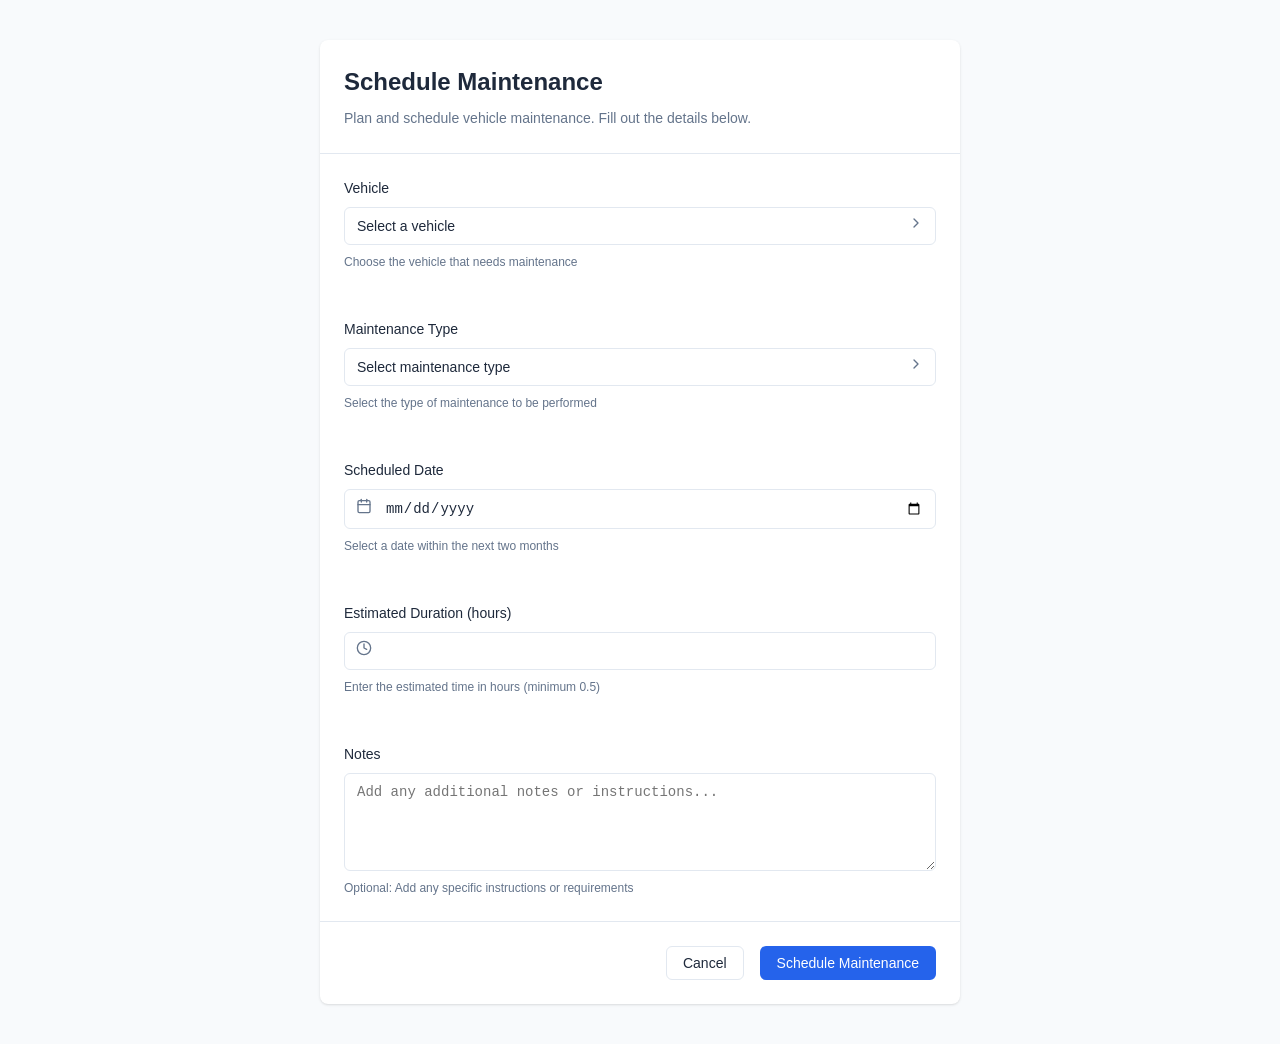
<file: frontend/templates/frontend/schedule-maintenance.html>
<!DOCTYPE html>
<html lang="en">
<head>
    <meta charset="UTF-8">
    <meta name="viewport" content="width=device-width, initial-scale=1.0">
    <title>Schedule Maintenance - AFJDASHBOARD</title>
    <style>
        :root {
            --primary: #2563eb;
            --primary-hover: #1d4ed8;
            --background: #f8fafc;
            --card-background: #ffffff;
            --text: #1e293b;
            --text-secondary: #64748b;
            --border: #e2e8f0;
            --error: #ef4444;
            --success: #22c55e;
        }

        * {
            margin: 0;
            padding: 0;
            box-sizing: border-box;
        }

        body {
            font-family: -apple-system, BlinkMacSystemFont, "Segoe UI", Roboto, "Helvetica Neue", Arial, sans-serif;
            line-height: 1.5;
            color: var(--text);
            background-color: var(--background);
        }

        .container {
            max-width: 42rem;
            margin: 2.5rem auto;
            padding: 0 1rem;
        }

        .card {
            background-color: var(--card-background);
            border-radius: 0.5rem;
            box-shadow: 0 1px 3px 0 rgba(0, 0, 0, 0.1), 0 1px 2px -1px rgba(0, 0, 0, 0.1);
        }

        .card-header {
            padding: 1.5rem;
            border-bottom: 1px solid var(--border);
        }

        .card-title {
            font-size: 1.5rem;
            font-weight: 600;
            color: var(--text);
            margin-bottom: 0.5rem;
        }

        .card-description {
            color: var(--text-secondary);
            font-size: 0.875rem;
        }

        .form-content {
            padding: 1.5rem;
            display: flex;
            flex-direction: column;
            gap: 1.5rem;
        }

        .form-group {
            display: flex;
            flex-direction: column;
            gap: 0.5rem;
        }

        label {
            font-weight: 500;
            font-size: 0.875rem;
        }

        .select-wrapper {
            position: relative;
        }

        select {
            width: 100%;
            padding: 0.5rem 2.5rem 0.5rem 0.75rem;
            font-size: 0.875rem;
            line-height: 1.25rem;
            border: 1px solid var(--border);
            border-radius: 0.375rem;
            background-color: var(--card-background);
            color: var(--text);
            appearance: none;
        }

        .select-icon {
            position: absolute;
            right: 0.75rem;
            top: 50%;
            transform: translateY(-50%);
            pointer-events: none;
            color: var(--text-secondary);
        }

        .select-icon svg {
            width: 1rem;
            height: 1rem;
        }

        .input-icon-wrapper {
            position: relative;
        }

        .input-icon {
            position: absolute;
            left: 0.75rem;
            top: 50%;
            transform: translateY(-50%);
            color: var(--text-secondary);
        }

        .input-icon svg {
            width: 1rem;
            height: 1rem;
        }

        input[type="date"],
        input[type="number"] {
            width: 100%;
            padding: 0.5rem 0.75rem 0.5rem 2.5rem;
            font-size: 0.875rem;
            line-height: 1.25rem;
            border: 1px solid var(--border);
            border-radius: 0.375rem;
            background-color: var(--card-background);
            color: var(--text);
        }

        textarea {
            width: 100%;
            padding: 0.5rem 0.75rem;
            font-size: 0.875rem;
            line-height: 1.25rem;
            border: 1px solid var(--border);
            border-radius: 0.375rem;
            background-color: var(--card-background);
            color: var(--text);
            resize: vertical;
            min-height: 6rem;
        }

        .form-description {
            color: var(--text-secondary);
            font-size: 0.75rem;
        }

        .error-message {
            color: var(--error);
            font-size: 0.75rem;
            min-height: 1rem;
        }

        .card-footer {
            padding: 1.5rem;
            border-top: 1px solid var(--border);
            display: flex;
            justify-content: flex-end;
            gap: 1rem;
        }

        .button {
            display: inline-flex;
            align-items: center;
            justify-content: center;
            padding: 0.5rem 1rem;
            font-size: 0.875rem;
            font-weight: 500;
            border-radius: 0.375rem;
            cursor: pointer;
            transition: all 0.2s;
        }

        .button-outline {
            background-color: transparent;
            border: 1px solid var(--border);
            color: var(--text);
        }

        .button-outline:hover {
            background-color: var(--background);
        }

        .button-primary {
            background-color: var(--primary);
            border: 1px solid transparent;
            color: white;
        }

        .button-primary:hover {
            background-color: var(--primary-hover);
        }

        .button:disabled {
            opacity: 0.5;
            cursor: not-allowed;
        }

        .toast {
            position: fixed;
            bottom: 1rem;
            right: 1rem;
            padding: 1rem;
            border-radius: 0.375rem;
            background-color: var(--card-background);
            box-shadow: 0 4px 6px -1px rgba(0, 0, 0, 0.1), 0 2px 4px -2px rgba(0, 0, 0, 0.1);
            max-width: 24rem;
            display: none;
        }

        .toast.show {
            display: block;
            animation: slideIn 0.3s ease-out;
        }

        .toast.success {
            border-left: 4px solid var(--success);
        }

        .toast.error {
            border-left: 4px solid var(--error);
        }

        @keyframes slideIn {
            from {
                transform: translateX(100%);
                opacity: 0;
            }
            to {
                transform: translateX(0);
                opacity: 1;
            }
        }

        @media (max-width: 640px) {
            .container {
                margin: 1rem auto;
            }

            .card-footer {
                flex-direction: column-reverse;
            }

            .button {
                width: 100%;
            }
        }
    </style>
</head>
<body>
    <div class="container">
        <div class="card">
            <div class="card-header">
                <h1 class="card-title">Schedule Maintenance</h1>
                <p class="card-description">Plan and schedule vehicle maintenance. Fill out the details below.</p>
            </div>
            <form id="maintenanceForm" class="maintenance-form">
                <div class="form-content">
                    <div class="form-group">
                        <label for="vehicle">Vehicle</label>
                        <div class="select-wrapper">
                            <select id="vehicle" name="vehicle" required>
                                <option value="">Select a vehicle</option>
                                <option value="V001">Truck 001 - Heavy Duty</option>
                                <option value="V002">Van 002 - Delivery</option>
                                <option value="V003">Bus 003 - Passenger</option>
                                <option value="V004">Truck 004 - Light Duty</option>
                            </select>
                            <div class="select-icon">
                                <svg xmlns="http://www.w3.org/2000/svg" width="24" height="24" viewBox="0 0 24 24" fill="none" stroke="currentColor" stroke-width="2" stroke-linecap="round" stroke-linejoin="round">
                                    <path d="m9 18 6-6-6-6"/>
                                </svg>
                            </div>
                        </div>
                        <p class="form-description">Choose the vehicle that needs maintenance</p>
                        <p class="error-message" id="vehicleError"></p>
                    </div>

                    <div class="form-group">
                        <label for="maintenanceType">Maintenance Type</label>
                        <div class="select-wrapper">
                            <select id="maintenanceType" name="maintenanceType" required>
                                <option value="">Select maintenance type</option>
                                <option value="oil_change">Oil Change</option>
                                <option value="tire_rotation">Tire Rotation</option>
                                <option value="brake_service">Brake Service</option>
                                <option value="engine_tune">Engine Tune-up</option>
                                <option value="general_inspection">General Inspection</option>
                            </select>
                            <div class="select-icon">
                                <svg xmlns="http://www.w3.org/2000/svg" width="24" height="24" viewBox="0 0 24 24" fill="none" stroke="currentColor" stroke-width="2" stroke-linecap="round" stroke-linejoin="round">
                                    <path d="m9 18 6-6-6-6"/>
                                </svg>
                            </div>
                        </div>
                        <p class="form-description">Select the type of maintenance to be performed</p>
                        <p class="error-message" id="maintenanceTypeError"></p>
                    </div>

                    <div class="form-group">
                        <label for="scheduledDate">Scheduled Date</label>
                        <div class="input-icon-wrapper">
                            <input type="date" id="scheduledDate" name="scheduledDate" required>
                            <div class="input-icon">
                                <svg xmlns="http://www.w3.org/2000/svg" width="24" height="24" viewBox="0 0 24 24" fill="none" stroke="currentColor" stroke-width="2" stroke-linecap="round" stroke-linejoin="round">
                                    <rect x="3" y="4" width="18" height="18" rx="2" ry="2"/>
                                    <line x1="16" y1="2" x2="16" y2="6"/>
                                    <line x1="8" y1="2" x2="8" y2="6"/>
                                    <line x1="3" y1="10" x2="21" y2="10"/>
                                </svg>
                            </div>
                        </div>
                        <p class="form-description">Select a date within the next two months</p>
                        <p class="error-message" id="scheduledDateError"></p>
                    </div>

                    <div class="form-group">
                        <label for="estimatedDuration">Estimated Duration (hours)</label>
                        <div class="input-icon-wrapper">
                            <input type="number" id="estimatedDuration" name="estimatedDuration" min="0.5" step="0.5" required>
                            <div class="input-icon">
                                <svg xmlns="http://www.w3.org/2000/svg" width="24" height="24" viewBox="0 0 24 24" fill="none" stroke="currentColor" stroke-width="2" stroke-linecap="round" stroke-linejoin="round">
                                    <circle cx="12" cy="12" r="10"/>
                                    <polyline points="12 6 12 12 16 14"/>
                                </svg>
                            </div>
                        </div>
                        <p class="form-description">Enter the estimated time in hours (minimum 0.5)</p>
                        <p class="error-message" id="estimatedDurationError"></p>
                    </div>

                    <div class="form-group">
                        <label for="notes">Notes</label>
                        <textarea id="notes" name="notes" rows="4" placeholder="Add any additional notes or instructions..."></textarea>
                        <p class="form-description">Optional: Add any specific instructions or requirements</p>
                    </div>
                </div>

                <div class="card-footer">
                    <button type="button" class="button button-outline" onclick="history.back()">Cancel</button>
                    <button type="submit" class="button button-primary" id="submitButton">Schedule Maintenance</button>
                </div>
            </form>
        </div>

        <div id="toast" class="toast" role="alert" aria-live="polite"></div>
    </div>

    <script>
        document.addEventListener('DOMContentLoaded', function() {
            const form = document.getElementById('maintenanceForm');
            const submitButton = document.getElementById('submitButton');
            const toast = document.getElementById('toast');

            // Set min date to today and max date to 2 months from now
            const scheduledDateInput = document.getElementById('scheduledDate');
            const today = new Date();
            const maxDate = new Date();
            maxDate.setMonth(maxDate.getMonth() + 2);
            
            scheduledDateInput.min = today.toISOString().split('T')[0];
            scheduledDateInput.max = maxDate.toISOString().split('T')[0];

            function showToast(message, type = 'success') {
                toast.textContent = message;
                toast.className = `toast show ${type}`;
                setTimeout(() => {
                    toast.className = 'toast';
                }, 3000);
            }

            function validateForm() {
                let isValid = true;
                const errors = {
                    vehicle: '',
                    maintenanceType: '',
                    scheduledDate: '',
                    estimatedDuration: ''
                };

                // Vehicle validation
                const vehicle = document.getElementById('vehicle');
                if (!vehicle.value) {
                    errors.vehicle = 'Please select a vehicle';
                    isValid = false;
                }

                // Maintenance type validation
                const maintenanceType = document.getElementById('maintenanceType');
                if (!maintenanceType.value) {
                    errors.maintenanceType = 'Please select a maintenance type';
                    isValid = false;
                }

                // Date validation
                const scheduledDate = document.getElementById('scheduledDate');
                if (!scheduledDate.value) {
                    errors.scheduledDate = 'Please select a date';
                    isValid = false;
                } else {
                    const selectedDate = new Date(scheduledDate.value);
                    if (selectedDate < today || selectedDate > maxDate) {
                        errors.scheduledDate = 'Please select a date within the next two months';
                        isValid = false;
                    }
                }

                // Duration validation
                const estimatedDuration = document.getElementById('estimatedDuration');
                if (!estimatedDuration.value) {
                    errors.estimatedDuration = 'Please enter estimated duration';
                    isValid = false;
                } else if (parseFloat(estimatedDuration.value) < 0.5) {
                    errors.estimatedDuration = 'Duration must be at least 0.5 hours';
                    isValid = false;
                }

                // Display errors
                Object.keys(errors).forEach(field => {
                    const errorElement = document.getElementById(`${field}Error`);
                    errorElement.textContent = errors[field];
                });

                return isValid;
            }

            form.addEventListener('submit', function(e) {
                e.preventDefault();

                if (!validateForm()) {
                    showToast('Please fill in all required fields correctly', 'error');
                    return;
                }

                // Disable submit button and show loading state
                submitButton.disabled = true;
                const originalButtonText = submitButton.textContent;
                submitButton.textContent = 'Scheduling...';

                // Simulate API call
                setTimeout(() => {
                    const formData = {
                        vehicle: document.getElementById('vehicle').value,
                        maintenanceType: document.getElementById('maintenanceType').value,
                        scheduledDate: document.getElementById('scheduledDate').value,
                        estimatedDuration: document.getElementById('estimatedDuration').value,
                        notes: document.getElementById('notes').value
                    };

                    console.log('Form submitted:', formData);
                    showToast('Maintenance scheduled successfully');
                    
                    // Reset form
                    form.reset();

                    // Reset button state
                    submitButton.disabled = false;
                    submitButton.textContent = originalButtonText;

                    // Redirect back (simulating router.back())
                    setTimeout(() => {
                        history.back();
                    }, 2000);
                }, 1000);
            });

            // Clear error messages on input
            form.querySelectorAll('input, select').forEach(element => {
                element.addEventListener('input', function() {
                    const errorElement = document.getElementById(`${this.id}Error`);
                    if (errorElement) {
                        errorElement.textContent = '';
                    }
                });
            });
        });
    </script>
</body>
</html>
</file>
